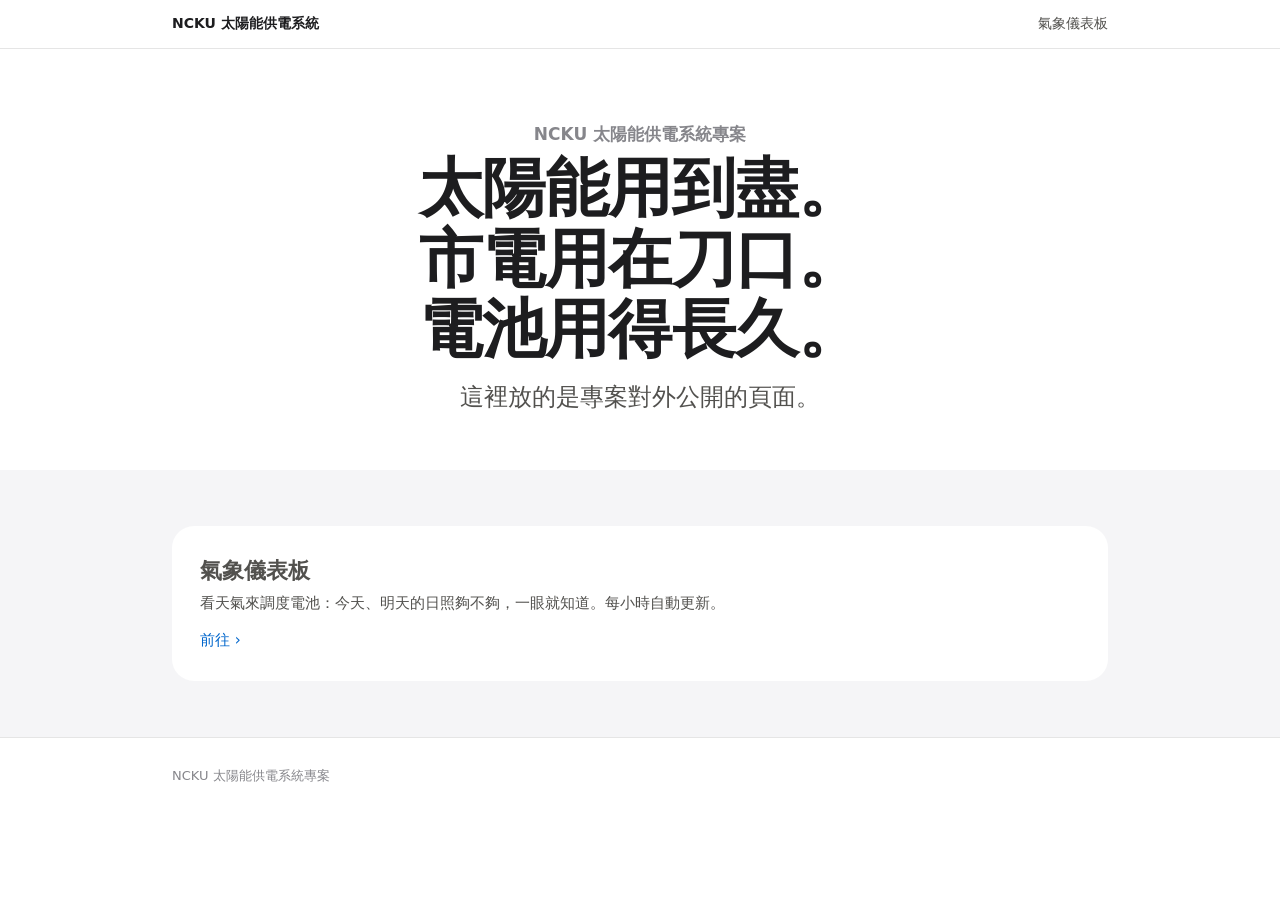
<file: index.html>
<!doctype html>
<html lang="zh-Hant">
<head>
  <meta charset="utf-8">
  <meta name="viewport" content="width=device-width, initial-scale=1">
  <title>NCKU 太陽能供電系統｜公開頁面</title>
  <meta name="description" content="NCKU 太陽能供電系統專案的公開頁面。">
  <link rel="stylesheet" href="assets/style.css">
</head>
<body>
  <nav class="nav" aria-label="主選單">
    <div class="wrap">
      <a class="brand" href="./">NCKU 太陽能供電系統</a>
      <a href="weather/">氣象儀表板</a>
    </div>
  </nav>

  <main>
    <section class="hero">
      <div class="wrap">
        <p class="eyebrow">NCKU 太陽能供電系統專案</p>
        <h1>太陽能用到盡。<br>市電用在刀口。<br>電池用得長久。</h1>
        <p class="lead">這裡放的是專案對外公開的頁面。</p>
      </div>
    </section>

    <section class="band">
      <div class="wrap">
        <div class="grid two">
          <a class="card" href="weather/"><p class="title">氣象儀表板</p><p>看天氣來調度電池：今天、明天的日照夠不夠，一眼就知道。每小時自動更新。</p><p class="go">前往 ›</p></a>
        </div>
      </div>
    </section>
  </main>

  <footer>
    <div class="wrap">
      <p>NCKU 太陽能供電系統專案</p>
    </div>
  </footer>
</body>
</html>
</file>
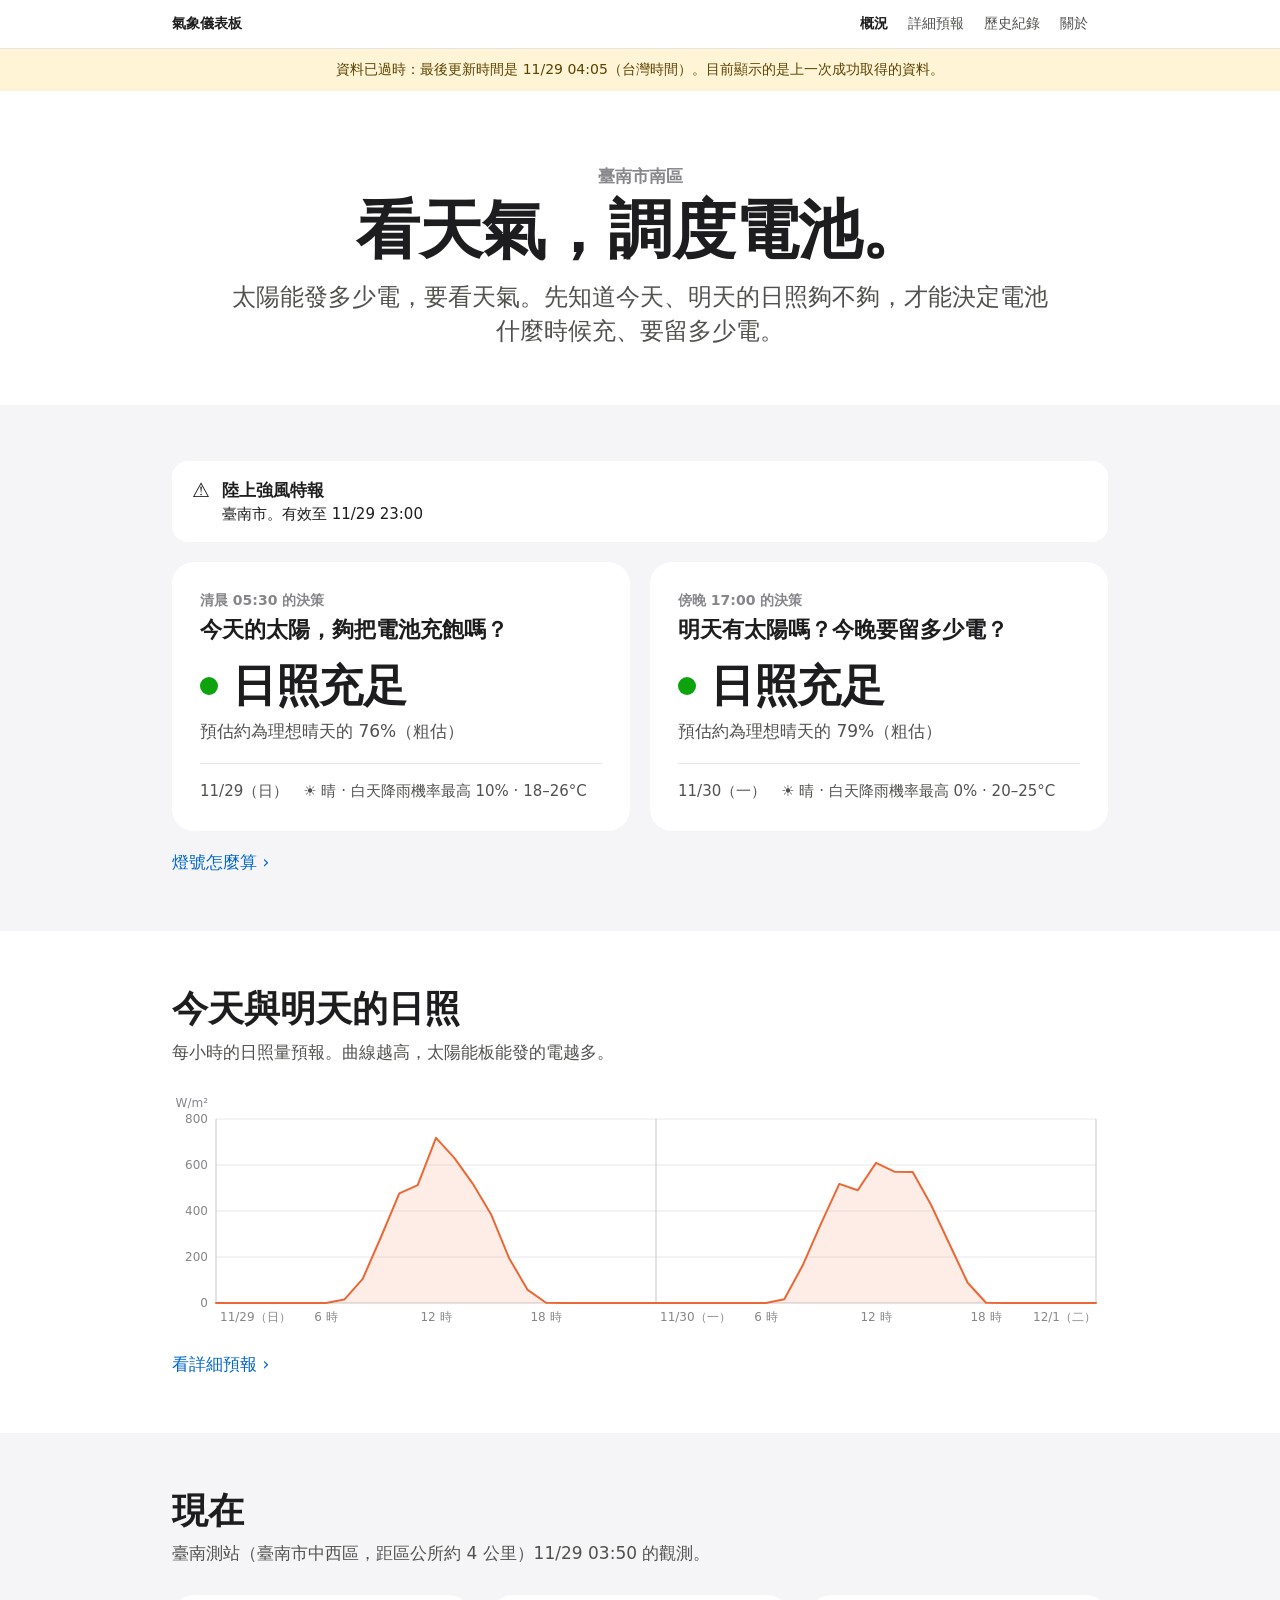
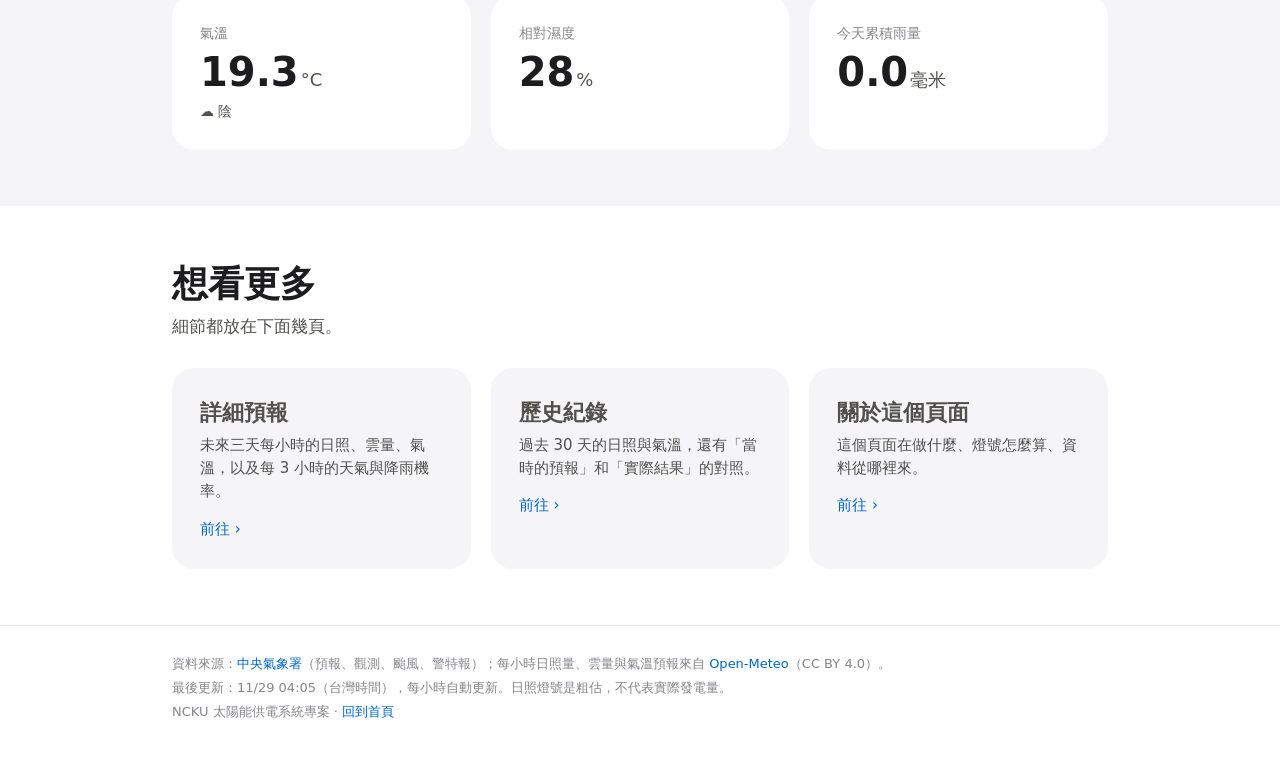
<file: weather/index.html>
<!doctype html>
<html lang="zh-Hant">
<head>
  <meta charset="utf-8">
  <meta name="viewport" content="width=device-width, initial-scale=1">
  <title>概況｜氣象儀表板</title>
  <meta name="description" content="看天氣來調度電池：今天、明天的日照夠不夠，一眼就知道。">
  <link rel="stylesheet" href="../assets/style.css">
</head>
<body data-page="overview">
  <nav class="nav" aria-label="主選單">
    <div class="wrap">
      <a class="brand" href="./">氣象儀表板</a>
      <a href="./" aria-current="page">概況</a>
      <a href="forecast.html">詳細預報</a>
      <a href="history.html">歷史紀錄</a>
      <a href="about.html">關於</a>
      <span id="loc-select"></span>
    </div>
  </nav>
  <div id="notice" class="notice" role="status" hidden></div>

  <main>
    <section class="hero">
      <div class="wrap">
        <p class="eyebrow" data-place>讀取中…</p>
        <h1>看天氣，調度電池。</h1>
        <p class="lead">太陽能發多少電，要看天氣。先知道今天、明天的日照夠不夠，才能決定電池什麼時候充、要留多少電。</p>
      </div>
    </section>

    <section class="band">
      <div class="wrap">
        <div id="alerts" class="alerts"></div>
        <div class="grid two">
          <div class="card" id="card-today"></div>
          <div class="card" id="card-tomorrow"></div>
        </div>
        <a class="more" href="about.html#lamp">燈號怎麼算</a>
      </div>
    </section>

    <section class="section">
      <div class="wrap">
        <h2>今天與明天的日照</h2>
        <p class="sub">每小時的日照量預報。曲線越高，太陽能板能發的電越多。</p>
        <div id="chart-sun"></div>
        <a class="more" href="forecast.html">看詳細預報</a>
      </div>
    </section>

    <section class="band">
      <div class="wrap">
        <h2>現在</h2>
        <p class="sub" id="now-note">讀取中…</p>
        <div class="grid three" id="now"></div>
      </div>
    </section>

    <section class="section">
      <div class="wrap">
        <h2>想看更多</h2>
        <p class="sub">細節都放在下面幾頁。</p>
        <div class="grid three">
          <a class="card" href="forecast.html"><p class="title">詳細預報</p><p>未來三天每小時的日照、雲量、氣溫，以及每 3 小時的天氣與降雨機率。</p><p class="go">前往 ›</p></a>
          <a class="card" href="history.html"><p class="title">歷史紀錄</p><p>過去 30 天的日照與氣溫，還有「當時的預報」和「實際結果」的對照。</p><p class="go">前往 ›</p></a>
          <a class="card" href="about.html"><p class="title">關於這個頁面</p><p>這個頁面在做什麼、燈號怎麼算、資料從哪裡來。</p><p class="go">前往 ›</p></a>
        </div>
      </div>
    </section>
  </main>

  <footer>
    <div class="wrap">
      <p>資料來源：<a href="https://opendata.cwa.gov.tw/" rel="noopener">中央氣象署</a>（預報、觀測、颱風、警特報）；每小時日照量、雲量與氣溫預報來自 <a href="https://open-meteo.com/" rel="noopener">Open-Meteo</a>（CC BY 4.0）。</p>
      <p>最後更新：<span data-updated>—</span>（台灣時間），每小時自動更新。日照燈號是粗估，不代表實際發電量。</p>
      <p>NCKU 太陽能供電系統專案 · <a href="../">回到首頁</a></p>
    </div>
  </footer>
  <script src="../assets/charts.js"></script>
  <script src="app.js"></script>
</body>
</html>
</file>
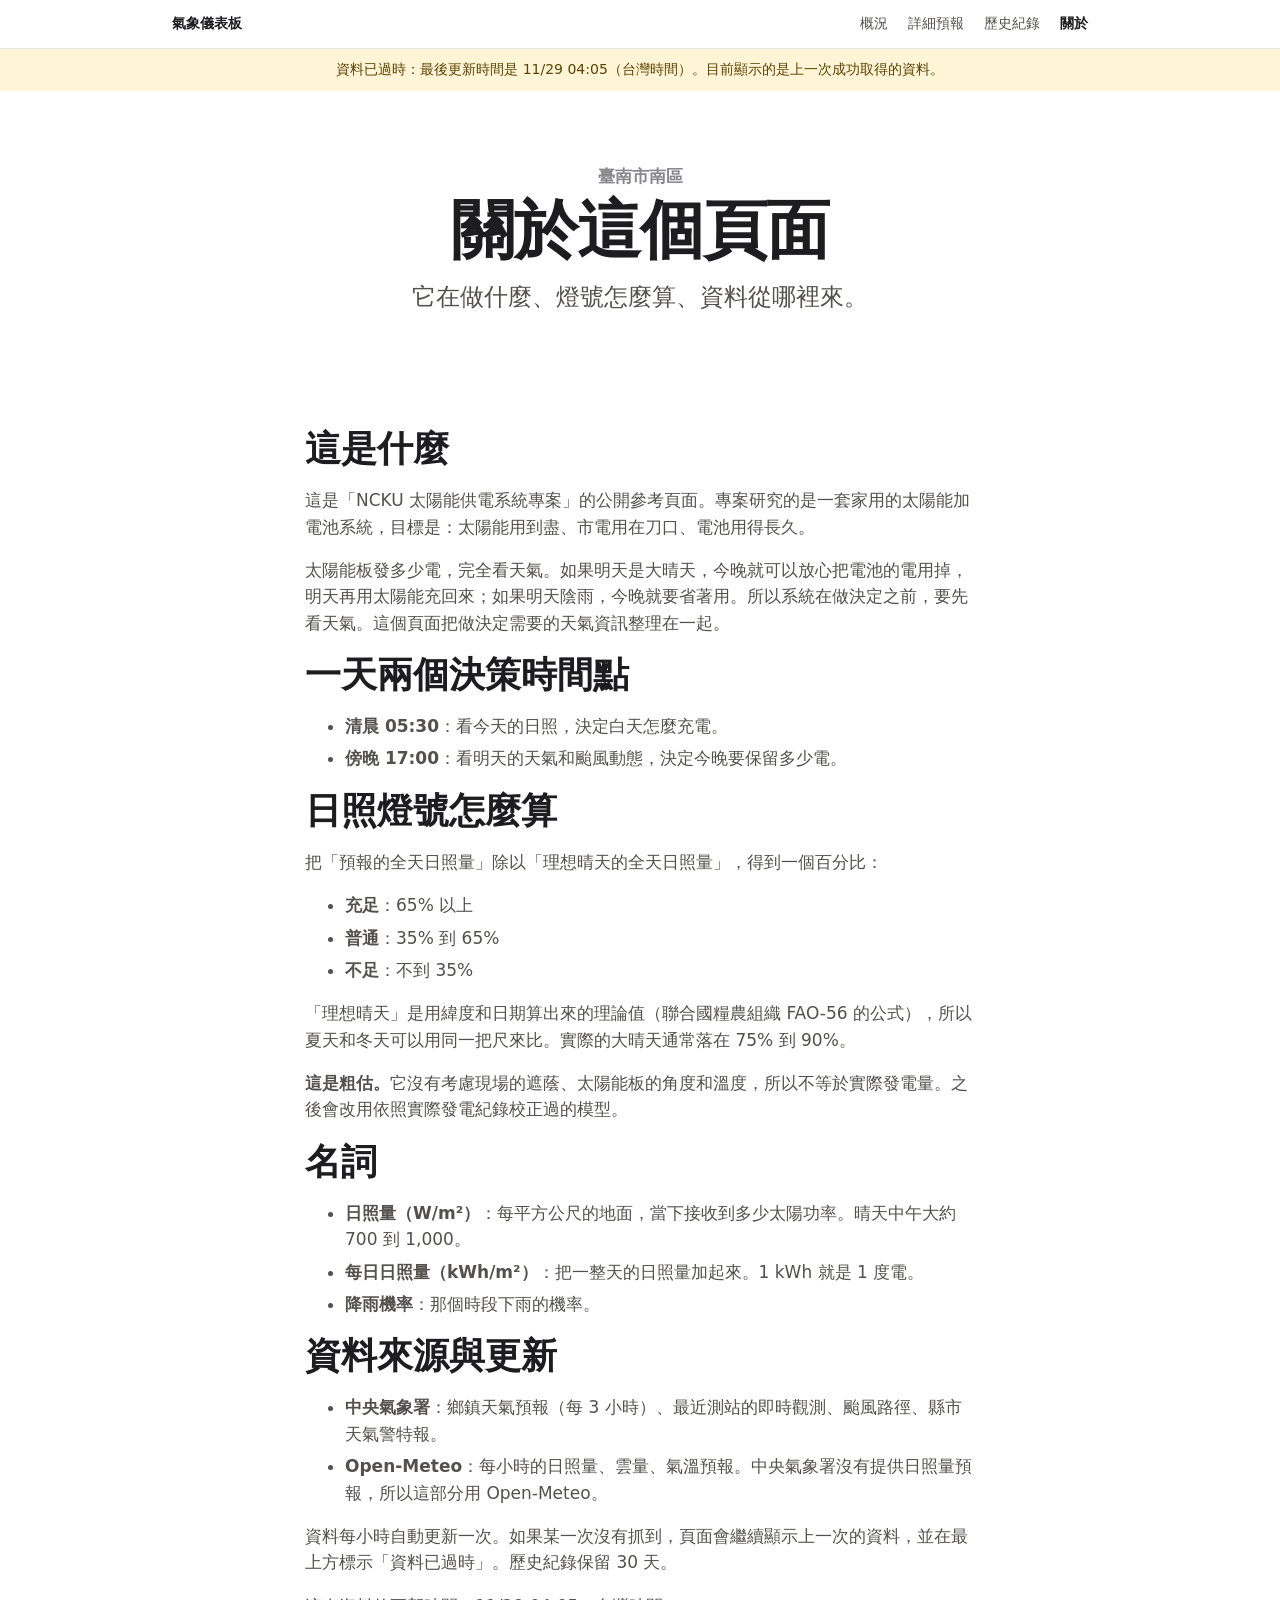
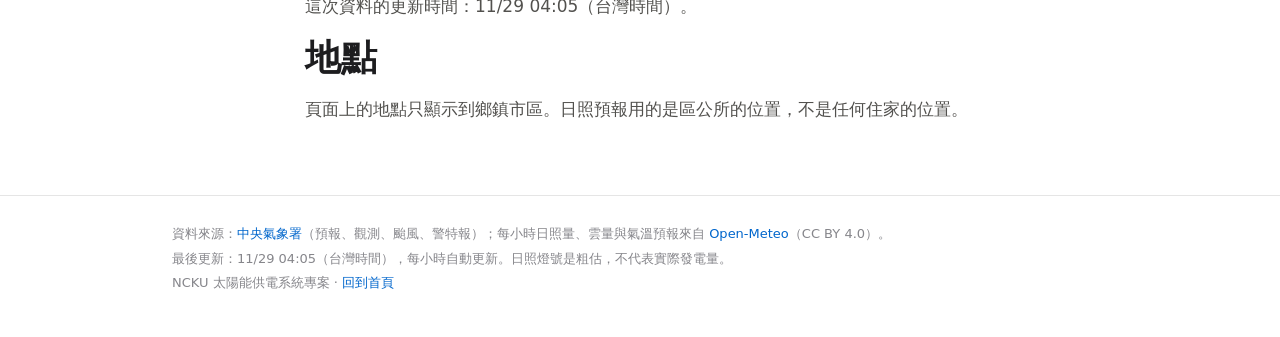
<file: weather/about.html>
<!doctype html>
<html lang="zh-Hant">
<head>
  <meta charset="utf-8">
  <meta name="viewport" content="width=device-width, initial-scale=1">
  <title>關於｜氣象儀表板</title>
  <meta name="description" content="這個氣象儀表板在做什麼、日照燈號怎麼算、資料從哪裡來。">
  <link rel="stylesheet" href="../assets/style.css">
</head>
<body data-page="about">
  <nav class="nav" aria-label="主選單">
    <div class="wrap">
      <a class="brand" href="./">氣象儀表板</a>
      <a href="./">概況</a>
      <a href="forecast.html">詳細預報</a>
      <a href="history.html">歷史紀錄</a>
      <a href="about.html" aria-current="page">關於</a>
      <span id="loc-select"></span>
    </div>
  </nav>
  <div id="notice" class="notice" role="status" hidden></div>

  <main>
    <section class="hero">
      <div class="wrap">
        <p class="eyebrow" data-place>讀取中…</p>
        <h1>關於這個頁面</h1>
        <p class="lead">它在做什麼、燈號怎麼算、資料從哪裡來。</p>
      </div>
    </section>

    <section class="section">
      <div class="wrap prose">
        <h2>這是什麼</h2>
        <p>這是「NCKU 太陽能供電系統專案」的公開參考頁面。專案研究的是一套家用的太陽能加電池系統，目標是：太陽能用到盡、市電用在刀口、電池用得長久。</p>
        <p>太陽能板發多少電，完全看天氣。如果明天是大晴天，今晚就可以放心把電池的電用掉，明天再用太陽能充回來；如果明天陰雨，今晚就要省著用。所以系統在做決定之前，要先看天氣。這個頁面把做決定需要的天氣資訊整理在一起。</p>

        <h2>一天兩個決策時間點</h2>
        <ul>
          <li><strong>清晨 05:30</strong>：看今天的日照，決定白天怎麼充電。</li>
          <li><strong>傍晚 17:00</strong>：看明天的天氣和颱風動態，決定今晚要保留多少電。</li>
        </ul>

        <h2 id="lamp">日照燈號怎麼算</h2>
        <p>把「預報的全天日照量」除以「理想晴天的全天日照量」，得到一個百分比：</p>
        <ul>
          <li><strong>充足</strong>：65% 以上</li>
          <li><strong>普通</strong>：35% 到 65%</li>
          <li><strong>不足</strong>：不到 35%</li>
        </ul>
        <p>「理想晴天」是用緯度和日期算出來的理論值（聯合國糧農組織 FAO-56 的公式），所以夏天和冬天可以用同一把尺來比。實際的大晴天通常落在 75% 到 90%。</p>
        <p><strong>這是粗估。</strong>它沒有考慮現場的遮蔭、太陽能板的角度和溫度，所以不等於實際發電量。之後會改用依照實際發電紀錄校正過的模型。</p>

        <h2>名詞</h2>
        <ul>
          <li><strong>日照量（W/m²）</strong>：每平方公尺的地面，當下接收到多少太陽功率。晴天中午大約 700 到 1,000。</li>
          <li><strong>每日日照量（kWh/m²）</strong>：把一整天的日照量加起來。1 kWh 就是 1 度電。</li>
          <li><strong>降雨機率</strong>：那個時段下雨的機率。</li>
        </ul>

        <h2>資料來源與更新</h2>
        <ul>
          <li><strong>中央氣象署</strong>：鄉鎮天氣預報（每 3 小時）、最近測站的即時觀測、颱風路徑、縣市天氣警特報。</li>
          <li><strong>Open-Meteo</strong>：每小時的日照量、雲量、氣溫預報。中央氣象署沒有提供日照量預報，所以這部分用 Open-Meteo。</li>
        </ul>
        <p>資料每小時自動更新一次。如果某一次沒有抓到，頁面會繼續顯示上一次的資料，並在最上方標示「資料已過時」。歷史紀錄保留 30 天。</p>
        <p>這次資料的更新時間：<span data-updated>—</span>（台灣時間）。</p>

        <h2>地點</h2>
        <p>頁面上的地點只顯示到鄉鎮市區。日照預報用的是區公所的位置，不是任何住家的位置。</p>
      </div>
    </section>
  </main>

  <footer>
    <div class="wrap">
      <p>資料來源：<a href="https://opendata.cwa.gov.tw/" rel="noopener">中央氣象署</a>（預報、觀測、颱風、警特報）；每小時日照量、雲量與氣溫預報來自 <a href="https://open-meteo.com/" rel="noopener">Open-Meteo</a>（CC BY 4.0）。</p>
      <p>最後更新：<span data-updated>—</span>（台灣時間），每小時自動更新。日照燈號是粗估，不代表實際發電量。</p>
      <p>NCKU 太陽能供電系統專案 · <a href="../">回到首頁</a></p>
    </div>
  </footer>
  <script src="../assets/charts.js"></script>
  <script src="app.js"></script>
</body>
</html>
</file>
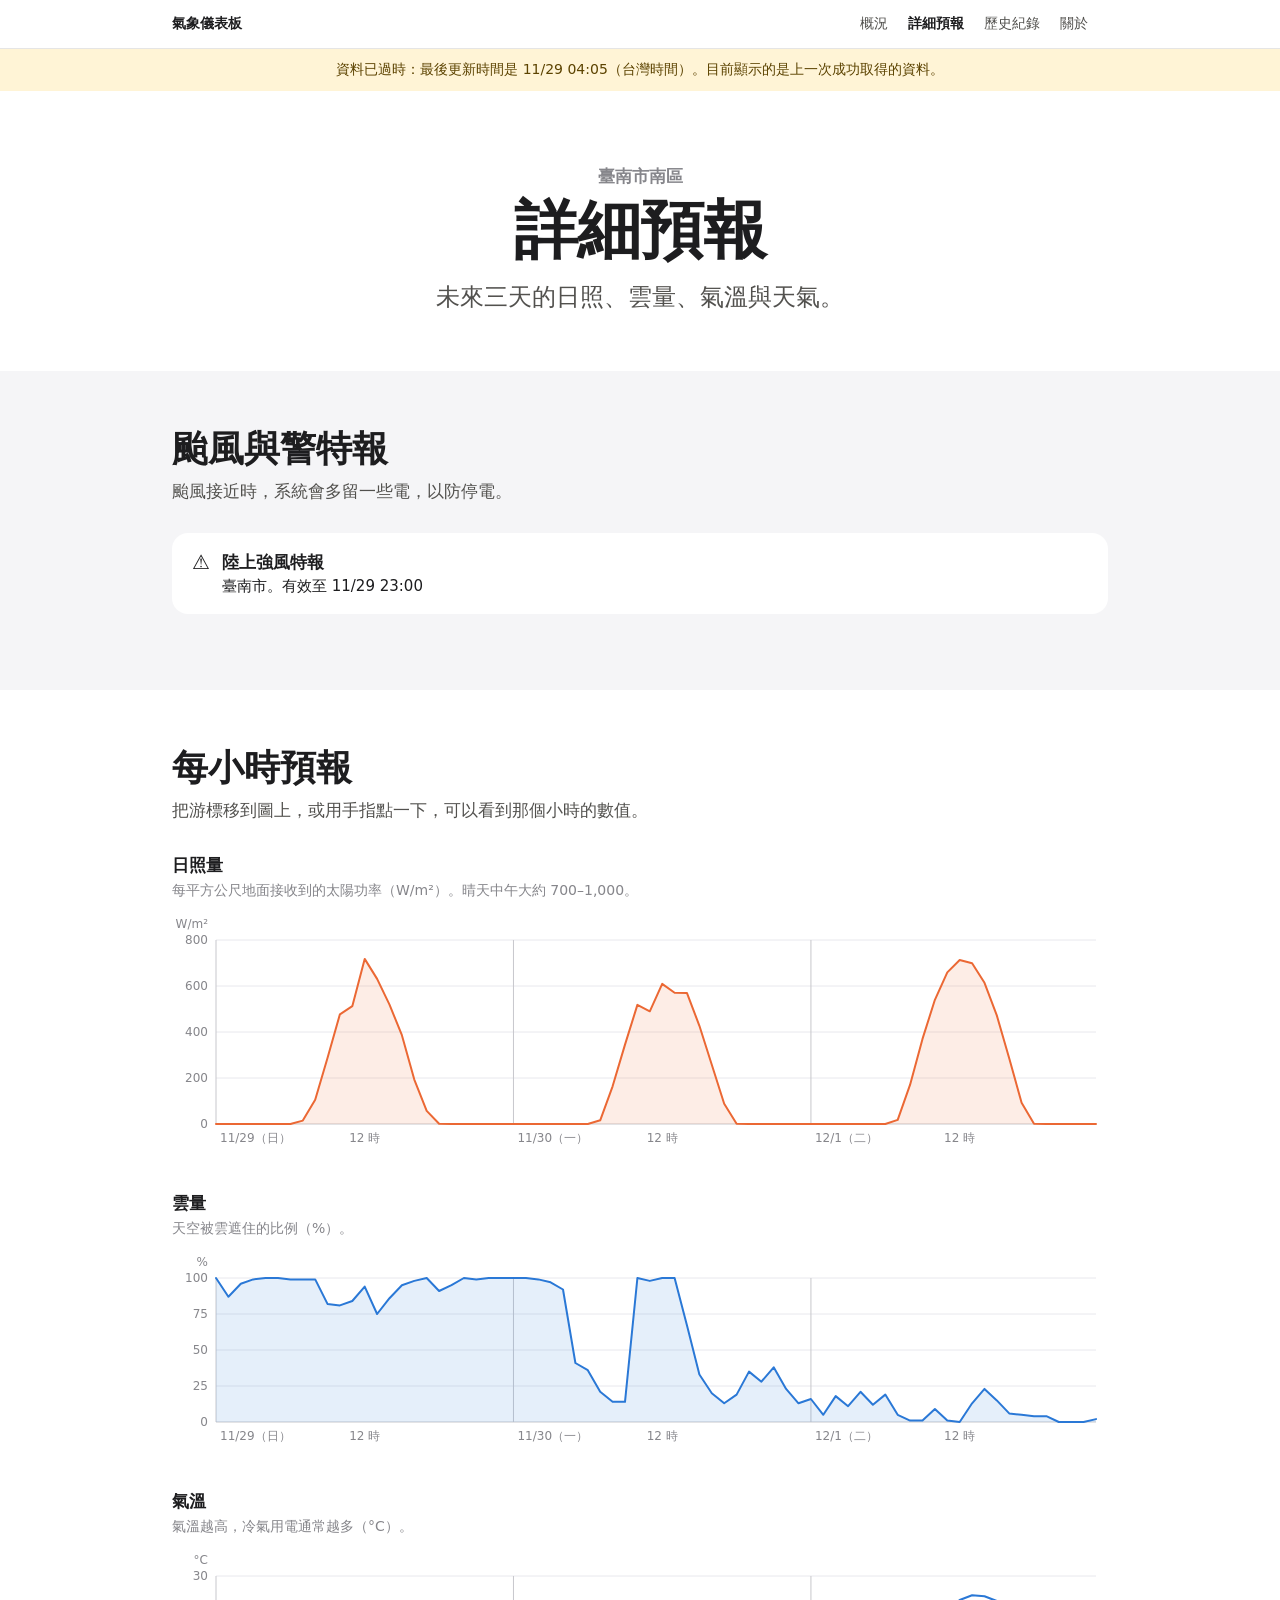
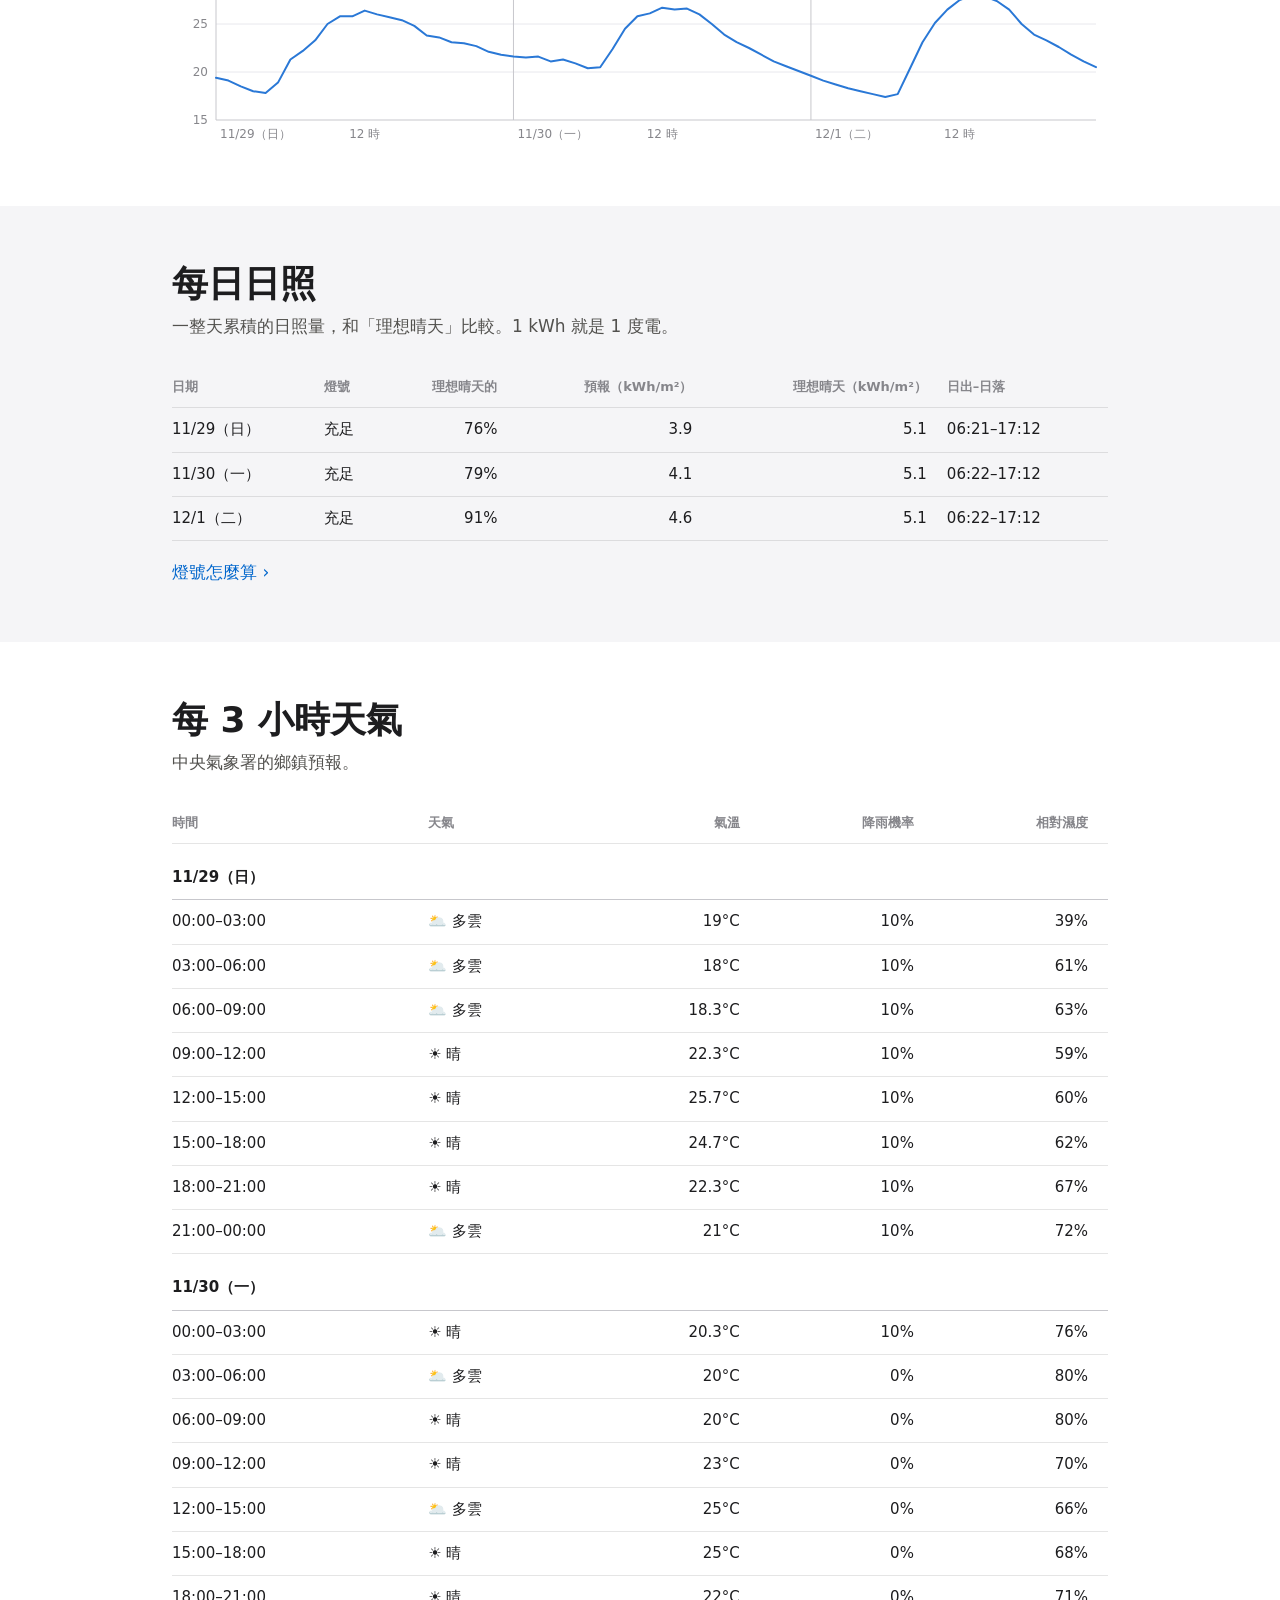
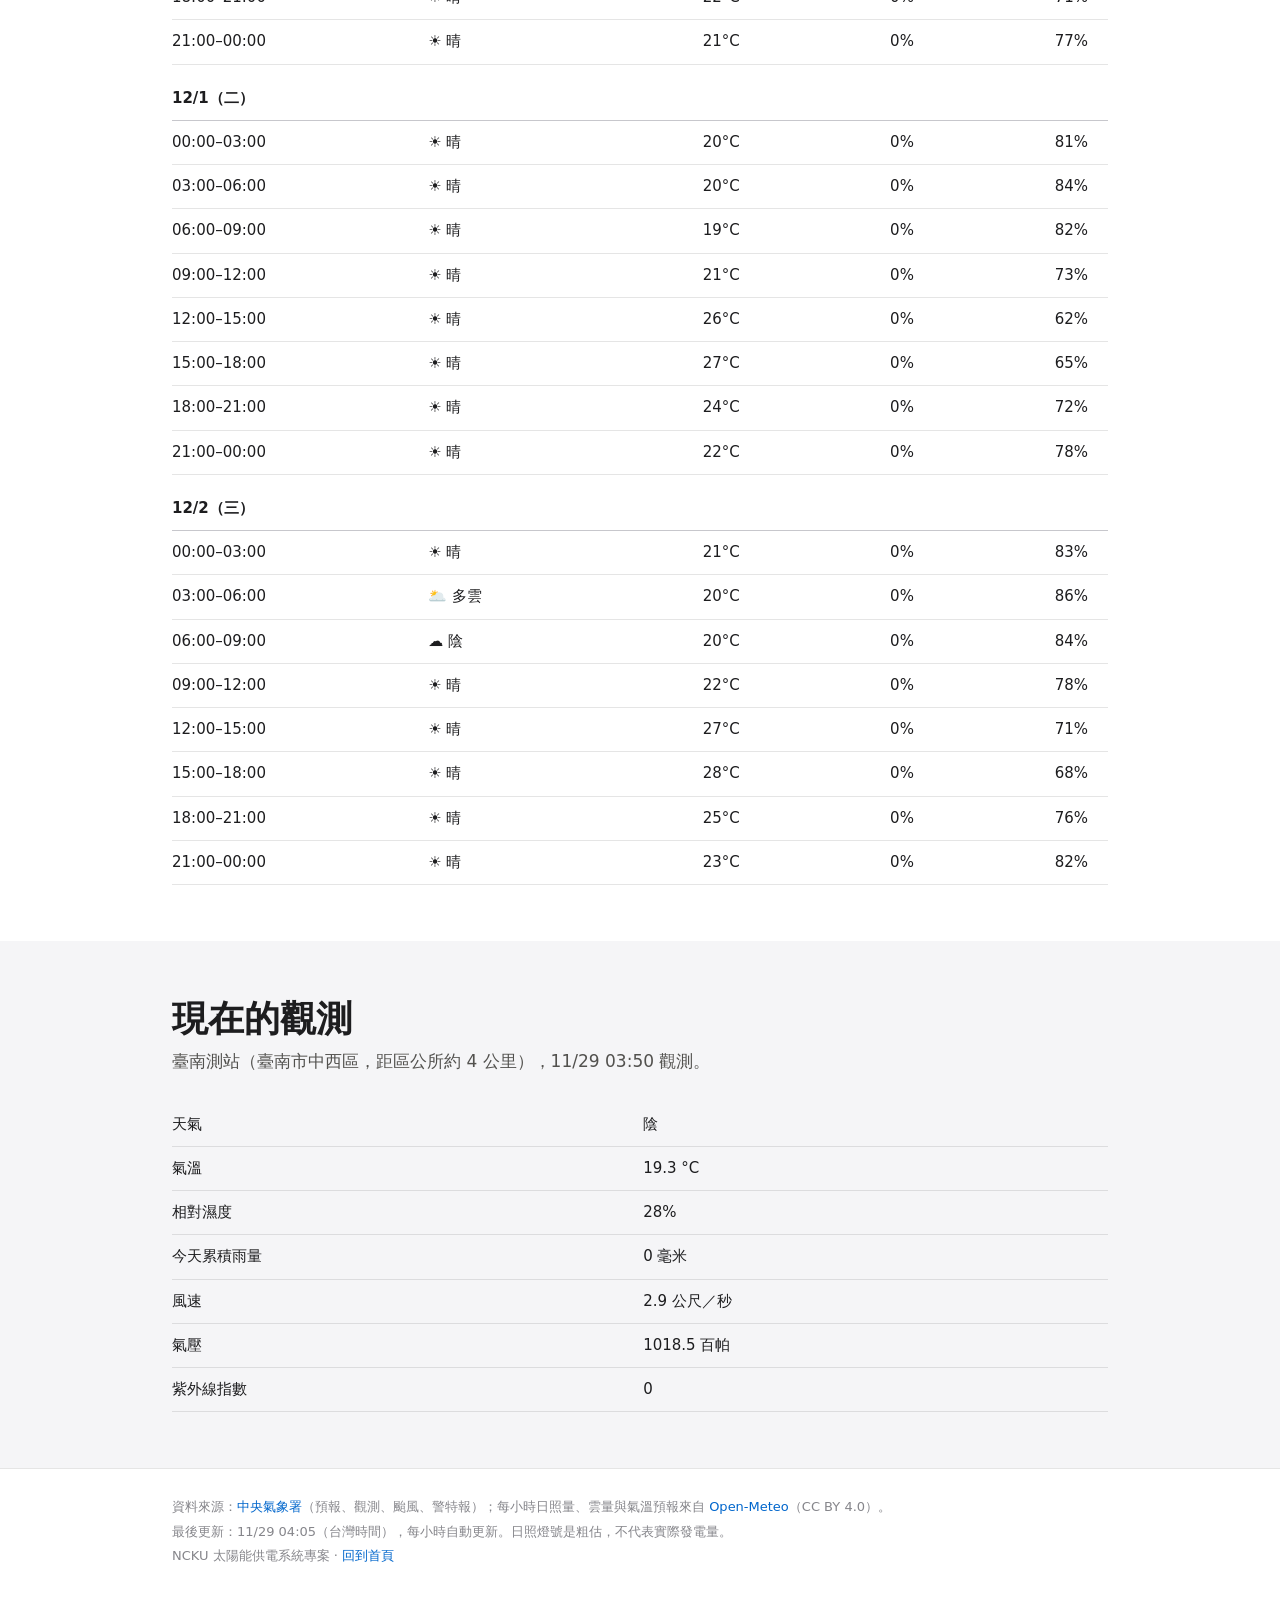
<file: weather/forecast.html>
<!doctype html>
<html lang="zh-Hant">
<head>
  <meta charset="utf-8">
  <meta name="viewport" content="width=device-width, initial-scale=1">
  <title>詳細預報｜氣象儀表板</title>
  <meta name="description" content="未來三天每小時的日照量、雲量、氣溫，以及每 3 小時的天氣與降雨機率。">
  <link rel="stylesheet" href="../assets/style.css">
</head>
<body data-page="forecast">
  <nav class="nav" aria-label="主選單">
    <div class="wrap">
      <a class="brand" href="./">氣象儀表板</a>
      <a href="./">概況</a>
      <a href="forecast.html" aria-current="page">詳細預報</a>
      <a href="history.html">歷史紀錄</a>
      <a href="about.html">關於</a>
      <span id="loc-select"></span>
    </div>
  </nav>
  <div id="notice" class="notice" role="status" hidden></div>

  <main>
    <section class="hero">
      <div class="wrap">
        <p class="eyebrow" data-place>讀取中…</p>
        <h1>詳細預報</h1>
        <p class="lead">未來三天的日照、雲量、氣溫與天氣。</p>
      </div>
    </section>

    <section class="band">
      <div class="wrap">
        <h2>颱風與警特報</h2>
        <p class="sub">颱風接近時，系統會多留一些電，以防停電。</p>
        <div id="alerts" class="alerts"></div>
      </div>
    </section>

    <section class="section">
      <div class="wrap">
        <h2>每小時預報</h2>
        <p class="sub">把游標移到圖上，或用手指點一下，可以看到那個小時的數值。</p>
        <div class="chart-block">
          <p class="chart-title">日照量</p>
          <p class="chart-sub">每平方公尺地面接收到的太陽功率（W/m²）。晴天中午大約 700–1,000。</p>
          <div id="chart-sun"></div>
        </div>
        <div class="chart-block">
          <p class="chart-title">雲量</p>
          <p class="chart-sub">天空被雲遮住的比例（%）。</p>
          <div id="chart-cloud"></div>
        </div>
        <div class="chart-block">
          <p class="chart-title">氣溫</p>
          <p class="chart-sub">氣溫越高，冷氣用電通常越多（°C）。</p>
          <div id="chart-temp"></div>
        </div>
      </div>
    </section>

    <section class="band">
      <div class="wrap">
        <h2>每日日照</h2>
        <p class="sub">一整天累積的日照量，和「理想晴天」比較。1 kWh 就是 1 度電。</p>
        <div class="table-scroll">
          <table>
            <thead><tr><th>日期</th><th>燈號</th><th class="num">理想晴天的</th><th class="num">預報（kWh/m²）</th><th class="num">理想晴天（kWh/m²）</th><th>日出–日落</th></tr></thead>
            <tbody id="sun-rows"></tbody>
          </table>
        </div>
        <a class="more" href="about.html#lamp">燈號怎麼算</a>
      </div>
    </section>

    <section class="section">
      <div class="wrap">
        <h2>每 3 小時天氣</h2>
        <p class="sub">中央氣象署的鄉鎮預報。</p>
        <div id="forecast-note"></div>
        <div class="table-scroll">
          <table>
            <thead><tr><th>時間</th><th>天氣</th><th class="num">氣溫</th><th class="num">降雨機率</th><th class="num">相對濕度</th></tr></thead>
            <tbody id="forecast-rows"></tbody>
          </table>
        </div>
      </div>
    </section>

    <section class="band">
      <div class="wrap">
        <h2>現在的觀測</h2>
        <p class="sub" id="obs-note">讀取中…</p>
        <div class="table-scroll">
          <table><tbody id="obs"></tbody></table>
        </div>
      </div>
    </section>
  </main>

  <footer>
    <div class="wrap">
      <p>資料來源：<a href="https://opendata.cwa.gov.tw/" rel="noopener">中央氣象署</a>（預報、觀測、颱風、警特報）；每小時日照量、雲量與氣溫預報來自 <a href="https://open-meteo.com/" rel="noopener">Open-Meteo</a>（CC BY 4.0）。</p>
      <p>最後更新：<span data-updated>—</span>（台灣時間），每小時自動更新。日照燈號是粗估，不代表實際發電量。</p>
      <p>NCKU 太陽能供電系統專案 · <a href="../">回到首頁</a></p>
    </div>
  </footer>
  <script src="../assets/charts.js"></script>
  <script src="app.js"></script>
</body>
</html>
</file>
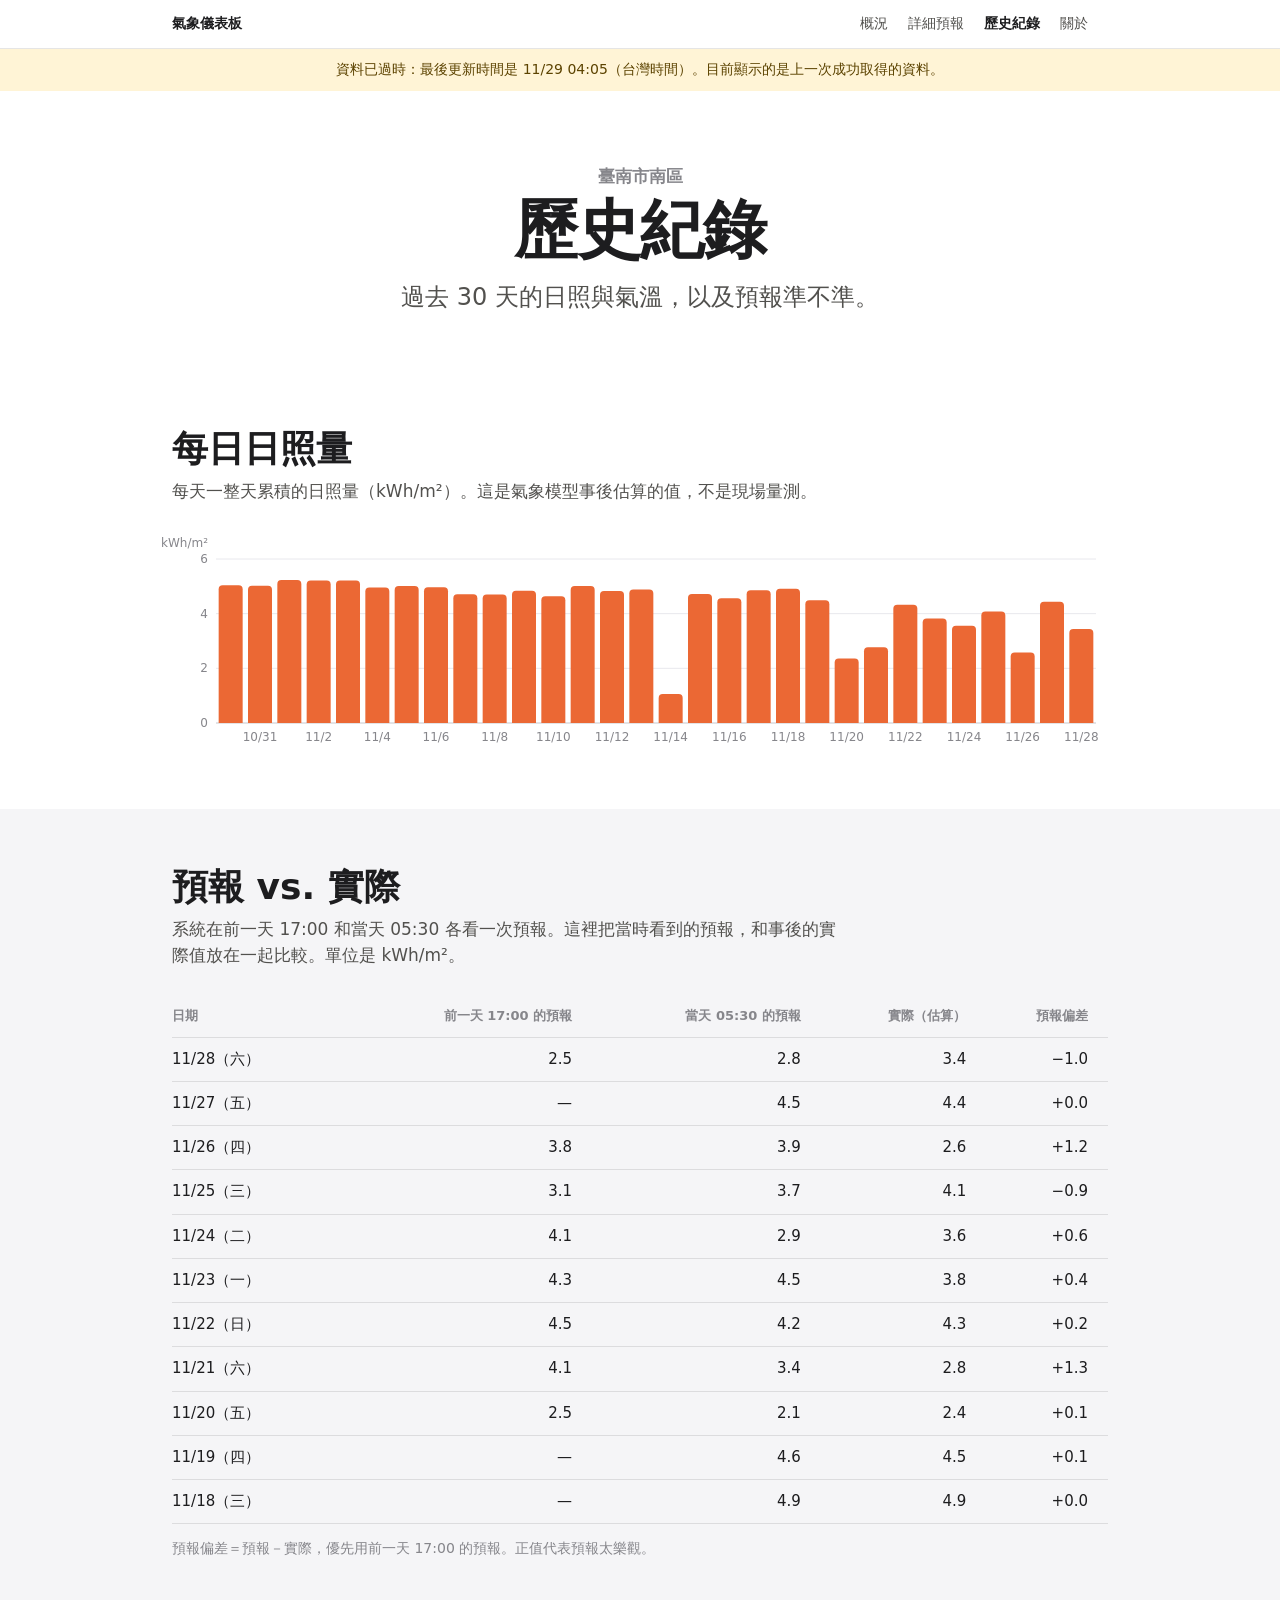
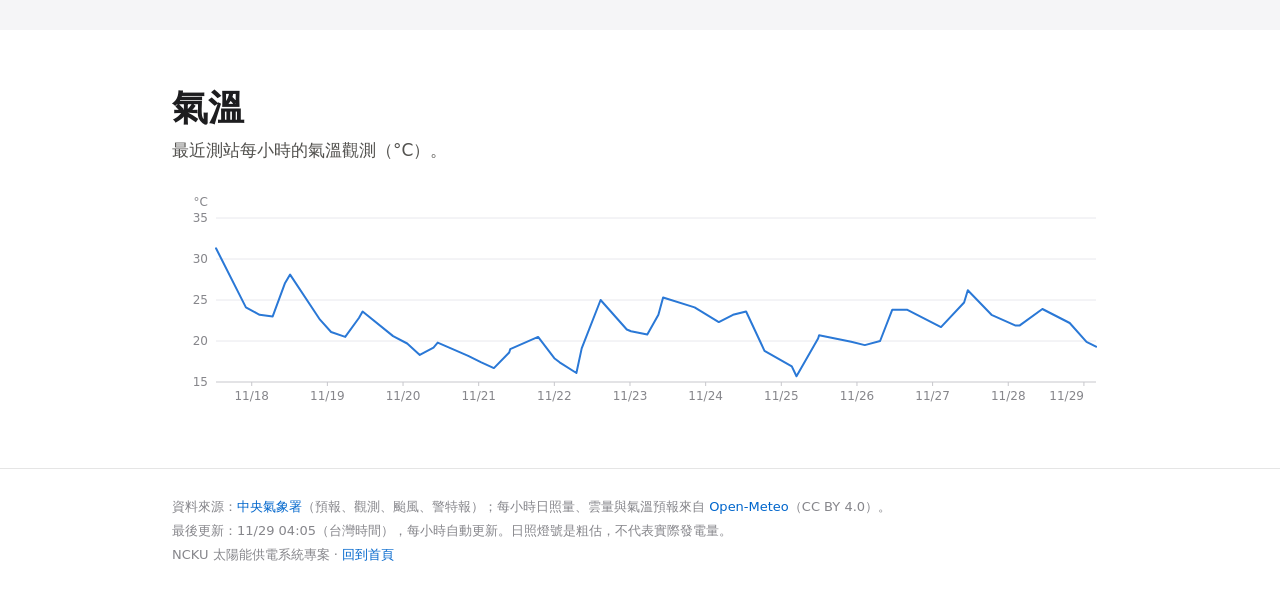
<file: weather/history.html>
<!doctype html>
<html lang="zh-Hant">
<head>
  <meta charset="utf-8">
  <meta name="viewport" content="width=device-width, initial-scale=1">
  <title>歷史紀錄｜氣象儀表板</title>
  <meta name="description" content="過去 30 天的日照與氣溫，以及當時的預報和實際結果的對照。">
  <link rel="stylesheet" href="../assets/style.css">
</head>
<body data-page="history">
  <nav class="nav" aria-label="主選單">
    <div class="wrap">
      <a class="brand" href="./">氣象儀表板</a>
      <a href="./">概況</a>
      <a href="forecast.html">詳細預報</a>
      <a href="history.html" aria-current="page">歷史紀錄</a>
      <a href="about.html">關於</a>
      <span id="loc-select"></span>
    </div>
  </nav>
  <div id="notice" class="notice" role="status" hidden></div>

  <main>
    <section class="hero">
      <div class="wrap">
        <p class="eyebrow" data-place>讀取中…</p>
        <h1>歷史紀錄</h1>
        <p class="lead">過去 30 天的日照與氣溫，以及預報準不準。</p>
      </div>
    </section>

    <section class="band" id="history-empty" hidden>
      <div class="wrap"><p class="sub">歷史紀錄還沒有產生。網站開始運作後，會自動累積。</p></div>
    </section>

    <section class="section">
      <div class="wrap">
        <h2>每日日照量</h2>
        <p class="sub">每天一整天累積的日照量（kWh/m²）。這是氣象模型事後估算的值，不是現場量測。</p>
        <div id="chart-daily"></div>
      </div>
    </section>

    <section class="band">
      <div class="wrap">
        <h2>預報 vs. 實際</h2>
        <p class="sub">系統在前一天 17:00 和當天 05:30 各看一次預報。這裡把當時看到的預報，和事後的實際值放在一起比較。單位是 kWh/m²。</p>
        <div class="table-scroll">
          <table>
            <thead><tr><th>日期</th><th class="num">前一天 17:00 的預報</th><th class="num">當天 05:30 的預報</th><th class="num">實際（估算）</th><th class="num">預報偏差</th></tr></thead>
            <tbody id="compare-rows"></tbody>
          </table>
        </div>
        <p class="small">預報偏差＝預報－實際，優先用前一天 17:00 的預報。正值代表預報太樂觀。</p>
      </div>
    </section>

    <section class="section">
      <div class="wrap">
        <h2>氣溫</h2>
        <p class="sub">最近測站每小時的氣溫觀測（°C）。</p>
        <div id="chart-temp"></div>
      </div>
    </section>
  </main>

  <footer>
    <div class="wrap">
      <p>資料來源：<a href="https://opendata.cwa.gov.tw/" rel="noopener">中央氣象署</a>（預報、觀測、颱風、警特報）；每小時日照量、雲量與氣溫預報來自 <a href="https://open-meteo.com/" rel="noopener">Open-Meteo</a>（CC BY 4.0）。</p>
      <p>最後更新：<span data-updated>—</span>（台灣時間），每小時自動更新。日照燈號是粗估，不代表實際發電量。</p>
      <p>NCKU 太陽能供電系統專案 · <a href="../">回到首頁</a></p>
    </div>
  </footer>
  <script src="../assets/charts.js"></script>
  <script src="app.js"></script>
</body>
</html>
</file>
<file: assets/style.css>
/* 共用樣式：整個網站的頁面都用這一份 */
:root {
  color-scheme: light;
  --page: #ffffff;
  --band: #f5f5f7;
  --card: #ffffff;
  --text: #1d1d1f;
  --text-2: #52514e;
  --muted: #86868b;
  --hairline: rgba(0, 0, 0, 0.1);
  --grid: #e8e8ed;
  --axis: #c7c7cc;
  --link: #0066cc;
  --nav: rgba(255, 255, 255, 0.8);
  --series-sun: #eb6834;
  --series-sky: #2a78d6;
  --good: #0ca30c;
  --warning: #fab219;
  --serious: #ec835a;
  --notice-bg: #fff4d6;
  --notice-text: #5c4300;
}
@media (prefers-color-scheme: dark) {
  :root {
    color-scheme: dark;
    --page: #000000;
    --band: #111113;
    --card: #1c1c1e;
    --text: #f5f5f7;
    --text-2: #c3c2b7;
    --muted: #8e8e93;
    --hairline: rgba(255, 255, 255, 0.14);
    --grid: #2c2c2e;
    --axis: #48484a;
    --link: #2997ff;
    --nav: rgba(22, 22, 23, 0.8);
    --series-sun: #d95926;
    --series-sky: #3987e5;
    --notice-bg: #3a2e0a;
    --notice-text: #ffe7a3;
  }
}

* { box-sizing: border-box; }
html { -webkit-text-size-adjust: 100%; }
body {
  margin: 0;
  background: var(--page);
  color: var(--text);
  font-family: -apple-system, BlinkMacSystemFont, "SF Pro TC", "PingFang TC", "Noto Sans TC", "Microsoft JhengHei", system-ui, sans-serif;
  font-size: 17px;
  line-height: 1.55;
  -webkit-font-smoothing: antialiased;
}
a { color: var(--link); text-decoration: none; }
a:hover { text-decoration: underline; }
[hidden] { display: none !important; }

.wrap { max-width: 980px; margin: 0 auto; padding: 0 22px; }

/* 導覽列 */
.nav {
  position: sticky; top: 0; z-index: 10;
  background: var(--nav);
  -webkit-backdrop-filter: saturate(180%) blur(20px);
  backdrop-filter: saturate(180%) blur(20px);
  border-bottom: 1px solid var(--hairline);
}
.nav .wrap { display: flex; align-items: center; gap: 20px; min-height: 48px; overflow-x: auto; white-space: nowrap; }
.nav .brand { font-weight: 600; color: var(--text); margin-right: auto; }
.nav a { font-size: 14px; color: var(--text-2); }
.nav a:hover { color: var(--text); text-decoration: none; }
.nav a[aria-current="page"] { color: var(--text); font-weight: 600; }

/* 提示列：資料過時、讀取失敗 */
.notice { background: var(--notice-bg); color: var(--notice-text); font-size: 14px; padding: 10px 0; text-align: center; }

/* 區塊 */
.hero { text-align: center; padding: 72px 0 56px; }
.eyebrow { font-size: 17px; font-weight: 600; color: var(--muted); margin: 0 0 6px; }
h1 { font-size: clamp(36px, 7vw, 64px); line-height: 1.1; font-weight: 700; letter-spacing: -0.015em; margin: 0; }
.lead { font-size: clamp(18px, 2.6vw, 24px); line-height: 1.4; color: var(--text-2); margin: 16px auto 0; max-width: 34em; }
.band { background: var(--band); padding: 56px 0; }
.section { padding: 56px 0; }
h2 { font-size: clamp(26px, 4vw, 36px); line-height: 1.2; font-weight: 700; margin: 0 0 8px; }
h3 { font-size: 20px; font-weight: 600; margin: 32px 0 8px; }
.sub { color: var(--text-2); margin: 0 0 28px; max-width: 40em; }
.small { font-size: 14px; color: var(--muted); }
.more { display: inline-block; margin-top: 18px; }
.more::after { content: " ›"; }

/* 卡片 */
.grid { display: grid; gap: 20px; }
.grid.two { grid-template-columns: repeat(auto-fit, minmax(290px, 1fr)); }
.grid.three { grid-template-columns: repeat(auto-fit, minmax(220px, 1fr)); }
.card { background: var(--card); border-radius: 22px; padding: 28px; }
.section .card { background: var(--band); }
.card .when { font-size: 14px; font-weight: 600; color: var(--muted); margin: 0; }
.card .ask { font-size: 22px; line-height: 1.3; font-weight: 600; margin: 4px 0 20px; }
.card .facts { margin: 18px 0 0; padding: 16px 0 0; border-top: 1px solid var(--hairline); color: var(--text-2); font-size: 15px; }
a.card { display: block; color: var(--text); transition: transform 0.2s; }
a.card:hover { text-decoration: none; transform: scale(1.01); }
a.card .title { font-size: 22px; font-weight: 600; margin: 0 0 4px; }
a.card p { margin: 0; color: var(--text-2); font-size: 15px; }
a.card .go { color: var(--link); margin-top: 14px; }

/* 日照燈號：顏色之外一定有文字 */
.lamp { display: flex; align-items: center; gap: 14px; }
.lamp .dot { width: 18px; height: 18px; border-radius: 50%; background: var(--axis); flex: none; }
.lamp[data-level="good"] .dot { background: var(--good); }
.lamp[data-level="fair"] .dot { background: var(--warning); }
.lamp[data-level="poor"] .dot { background: var(--serious); }
.lamp .word { font-size: 44px; line-height: 1; font-weight: 700; letter-spacing: -0.01em; }
.lamp-note { margin: 10px 0 0; color: var(--text-2); }

/* 數字方塊 */
.stat .label { font-size: 14px; color: var(--muted); margin: 0; }
.stat .value { font-size: 40px; line-height: 1.15; font-weight: 600; margin: 4px 0 0; }
.stat .value small { font-size: 18px; font-weight: 400; color: var(--text-2); margin-left: 2px; }
.stat .note { font-size: 14px; color: var(--text-2); margin: 6px 0 0; }

/* 警示 */
.alerts { display: grid; gap: 12px; margin-bottom: 20px; }
.alert { display: flex; gap: 12px; align-items: flex-start; background: var(--card); border-radius: 16px; padding: 16px 20px; font-size: 15px; }
.section .alert { background: var(--band); }
.alert .icon { font-size: 20px; line-height: 1.3; }
.alert strong { display: block; font-size: 17px; }
.calm { color: var(--muted); font-size: 15px; margin: 0 0 20px; }

/* 圖表 */
.chart { position: relative; }
.chart svg { display: block; width: 100%; overflow: visible; touch-action: pan-y; outline: none; }
.chart svg:focus-visible { outline: 2px solid var(--link); outline-offset: 4px; border-radius: 6px; }
.chart text { font-size: 12px; fill: var(--muted); font-variant-numeric: tabular-nums; }
.chart .tip {
  position: absolute; top: 0; pointer-events: none; white-space: nowrap;
  background: var(--card); border: 1px solid var(--hairline); border-radius: 10px;
  box-shadow: 0 4px 16px rgba(0, 0, 0, 0.12);
  padding: 6px 10px; font-size: 13px; color: var(--text-2);
}
.chart .tip strong { display: block; font-size: 16px; color: var(--text); }
.chart-title { font-size: 17px; font-weight: 600; margin: 0 0 2px; }
.chart-sub { font-size: 14px; color: var(--muted); margin: 0 0 12px; }
.chart-block + .chart-block { margin-top: 36px; }

/* 表格 */
.table-scroll { overflow-x: auto; }
table { width: 100%; border-collapse: collapse; font-size: 15px; font-variant-numeric: tabular-nums; }
th, td { text-align: left; padding: 10px 12px 10px 0; border-bottom: 1px solid var(--hairline); white-space: nowrap; }
th { font-size: 13px; font-weight: 600; color: var(--muted); }
td.num, th.num { text-align: right; padding-right: 20px; }
tr.day td { font-weight: 600; padding-top: 22px; border-bottom-color: var(--axis); }

.prose { max-width: 42em; }
.prose p, .prose li { color: var(--text-2); }
.prose li { margin: 6px 0; }

select { font: inherit; font-size: 14px; color: var(--text); background: var(--band); border: 1px solid var(--hairline); border-radius: 8px; padding: 4px 8px; }

footer { border-top: 1px solid var(--hairline); padding: 24px 0 40px; font-size: 13px; color: var(--muted); }
footer p { margin: 4px 0; }

@media (max-width: 600px) {
  .wrap { padding: 0 16px; }
  .hero { padding: 48px 0 40px; }
  .band, .section { padding: 40px 0; }
  .card { padding: 22px; border-radius: 18px; }
  .lamp .word { font-size: 38px; }
}
</file>
